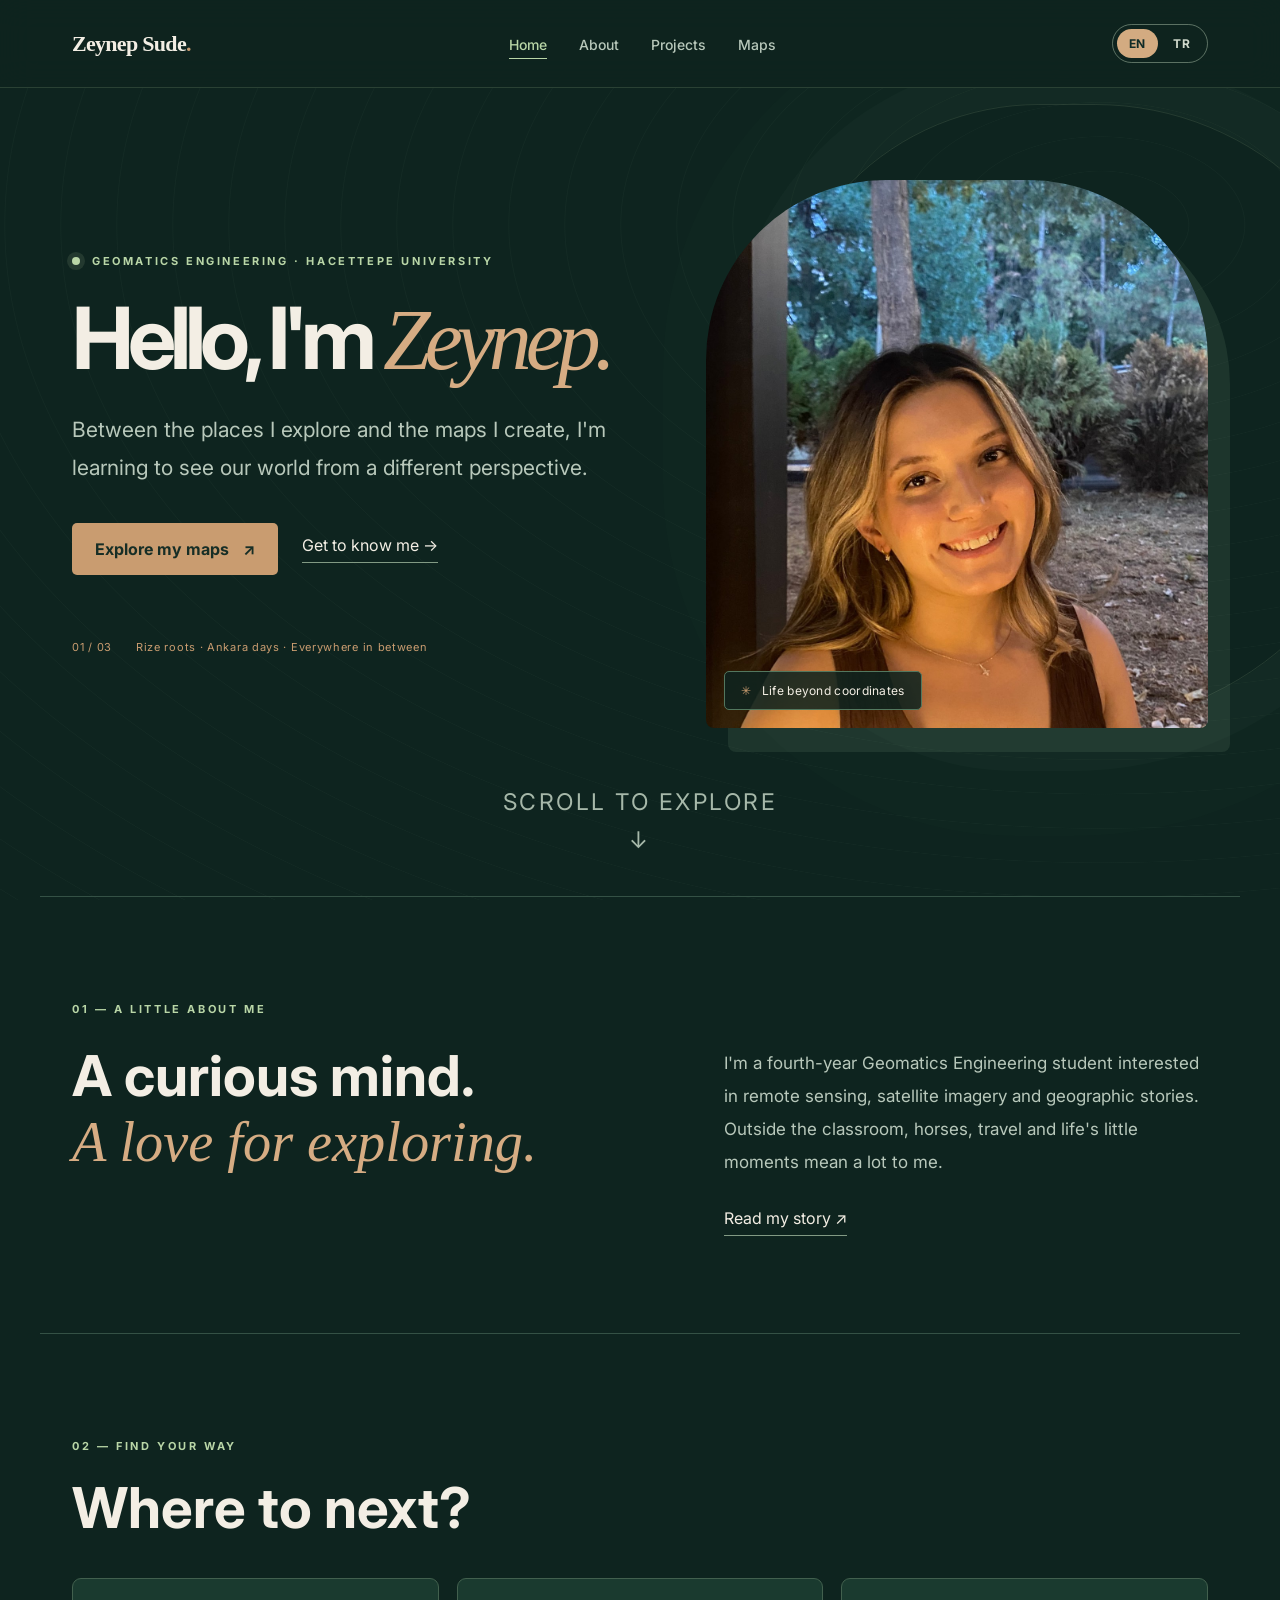
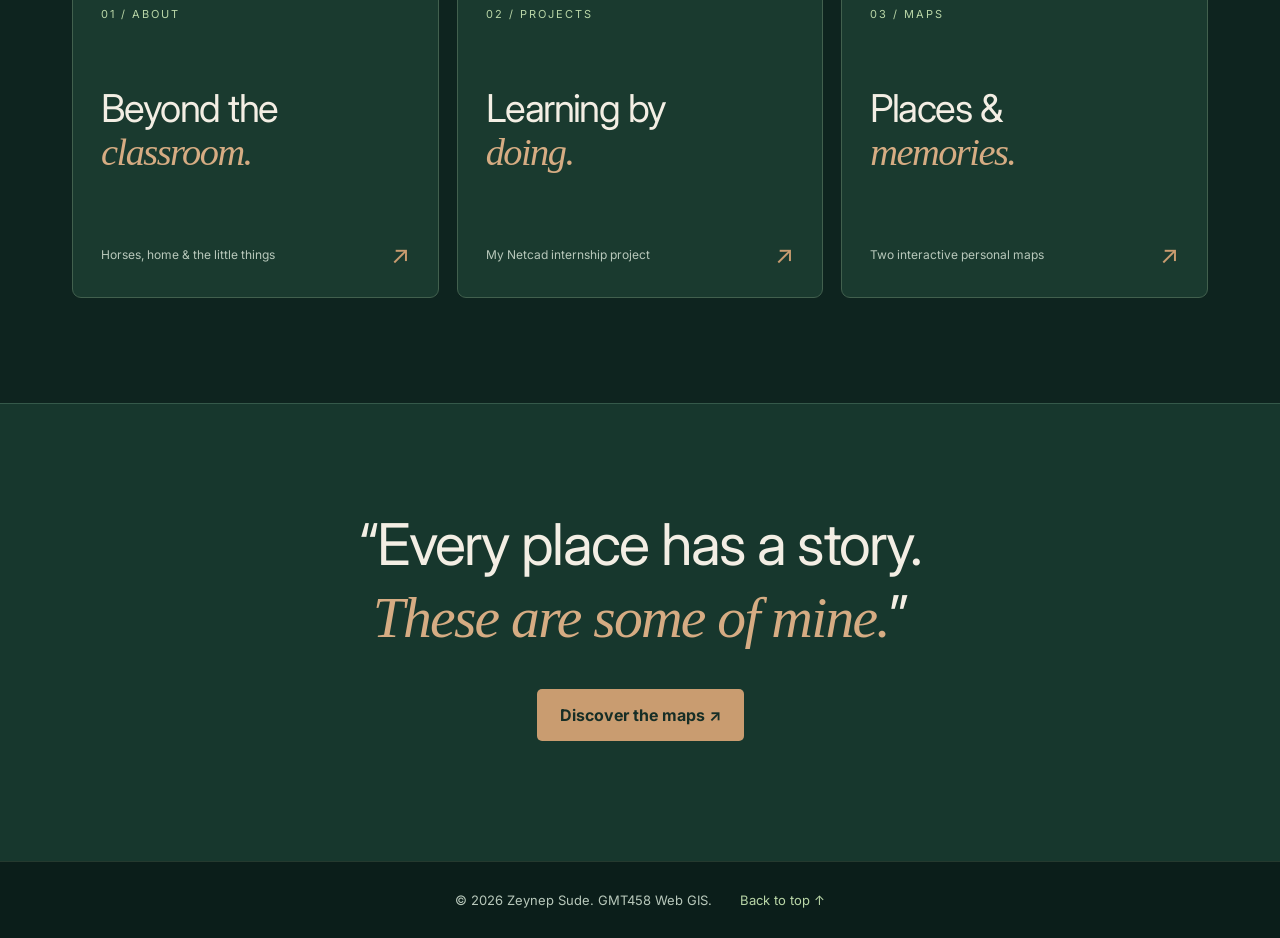
<file: index.html>
<!DOCTYPE html>

<html lang="en">
<head>
<meta charset="utf-8"/>
<meta content="width=device-width, initial-scale=1.0" name="viewport"/>
<meta content="Zeynep Sude — geomatics engineering, remote sensing and places that matter." name="description"/>
<title>Zeynep Sude | Geo Explorer</title>
<link href="css/style.css" rel="stylesheet"/>
<link href="css/geo-explorer.css" rel="stylesheet"/>
<script defer="" src="js/geo-effects.js"></script>
<link href="css/language-ui.css" rel="stylesheet"/><script defer="True" src="js/language.js"></script></head>
<body>
<header>
<nav aria-label="Main navigation">
<h2>Zeynep Sude<span class="geo-brand-dot">.</span></h2>
<ul>
<li><a aria-current="page" class="active" href="index.html"><span data-i18n="Home">Home</span></a></li>
<li><a href="about.html"><span data-i18n="About">About</span></a></li>
<li><a href="projects.html"><span data-i18n="Projects">Projects</span></a></li>
<li><a href="maps.html"><span data-i18n="Maps">Maps</span></a></li>
</ul>
<div aria-label="Website language" class="lang-switch" role="group"><button aria-pressed="true" data-lang="en" type="button">EN</button><button aria-pressed="false" data-lang="tr" type="button">TR</button></div></nav>
</header>
<main class="geo-home">
<section aria-labelledby="hero-heading" class="geo-hero">
<div class="geo-hero-copy">
<p class="geo-eyebrow"><span aria-hidden="true" class="geo-pulse"></span> <span data-i18n="GEOMATICS ENGINEERING · HACETTEPE UNIVERSITY">GEOMATICS ENGINEERING · HACETTEPE UNIVERSITY</span></p>
<h1 id="hero-heading"><span data-i18n="Hello, I'm">Hello, I'm</span> <em><span data-i18n="Zeynep.">Zeynep.</span></em></h1>
<p class="geo-lead"><span data-i18n="Between the places I explore and the maps I create, I'm learning to see our world from a different perspective.">Between the places I explore and the maps I create, I'm learning to see our world from a different perspective.</span></p>
<div class="geo-hero-actions"><a class="geo-primary" href="maps.html"><span data-i18n="Explore my maps">Explore my maps</span> <span aria-hidden="true">↗</span></a><a class="geo-secondary" href="about.html"><span data-i18n="Get to know me">Get to know me</span> <span aria-hidden="true">→</span></a></div>
<div class="geo-micro"><span>01 / 03</span><span><span data-i18n="Rize roots · Ankara days · Everywhere in between">Rize roots · Ankara days · Everywhere in between</span></span></div>
</div>
<figure class="geo-hero-photo"><img alt="Zeynep Sude outdoors" fetchpriority="high" src="images/portrait.jpg"/><figcaption><span aria-hidden="true" class="geo-caption-icon">✳</span> <span data-i18n="Life beyond coordinates">Life beyond coordinates</span></figcaption></figure>
</section>
<div aria-hidden="true" class="geo-scroll-cue"><span data-i18n="SCROLL TO EXPLORE">SCROLL TO EXPLORE</span> <span>↓</span></div>
<section aria-labelledby="geo-about-heading" class="geo-intro-section geo-reveal">
<div class="geo-section-index"><span data-i18n="01 — A LITTLE ABOUT ME">01 — A LITTLE ABOUT ME</span></div>
<div class="geo-intro-split"><h2 id="geo-about-heading"><span data-i18n="A curious mind.">A curious mind.</span><br/><em><span data-i18n="A love for exploring.">A love for exploring.</span></em></h2><div><p><span data-i18n="I'm a fourth-year Geomatics Engineering student interested in remote sensing, satellite imagery and geographic stories. Outside the classroom, horses, travel and life's little moments mean a lot to me.">I'm a fourth-year Geomatics Engineering student interested in remote sensing, satellite imagery and geographic stories. Outside the classroom, horses, travel and life's little moments mean a lot to me.</span></p><a class="geo-text-link" href="about.html"><span data-i18n="Read my story ↗">Read my story ↗</span></a></div></div>
</section>
<section aria-labelledby="geo-discover-heading" class="geo-links-section geo-reveal">
<div class="geo-section-index"><span data-i18n="02 — FIND YOUR WAY">02 — FIND YOUR WAY</span></div><h2 id="geo-discover-heading"><span data-i18n="Where to next?">Where to next?</span></h2>
<div class="geo-feature-grid">
<a class="geo-feature-card" href="about.html"><span class="geo-feature-count"><span data-i18n="01 / ABOUT">01 / ABOUT</span></span><span class="geo-feature-title"><span data-i18n="Beyond the">Beyond the</span> <em><span data-i18n="classroom.">classroom.</span></em></span><span class="geo-feature-bottom"><span data-i18n="Horses, home &amp; the little things">Horses, home &amp; the little things</span> <b aria-hidden="true">↗</b></span></a>
<a class="geo-feature-card" href="projects.html"><span class="geo-feature-count"><span data-i18n="02 / PROJECTS">02 / PROJECTS</span></span><span class="geo-feature-title"><span data-i18n="Learning by">Learning by</span> <em><span data-i18n="doing.">doing.</span></em></span><span class="geo-feature-bottom"><span data-i18n="My Netcad internship project">My Netcad internship project</span> <b aria-hidden="true">↗</b></span></a>
<a class="geo-feature-card" href="maps.html"><span class="geo-feature-count"><span data-i18n="03 / MAPS">03 / MAPS</span></span><span class="geo-feature-title"><span data-i18n="Places &amp;">Places &amp;</span> <em><span data-i18n="memories.">memories.</span></em></span><span class="geo-feature-bottom"><span data-i18n="Two interactive personal maps">Two interactive personal maps</span> <b aria-hidden="true">↗</b></span></a>
</div>
</section>
<section class="geo-quote-section geo-reveal"><p><span data-i18n="“Every place has a story.">“Every place has a story.</span><br/><em><span data-i18n="These are some of mine.">These are some of mine.</span></em>”</p><a class="geo-primary" href="maps.html"><span data-i18n="Discover the maps ↗">Discover the maps ↗</span></a></section>
</main>
<footer><p><span data-i18n="© 2026 Zeynep Sude. GMT458 Web GIS.">© 2026 Zeynep Sude. GMT458 Web GIS.</span></p><a href="#hero-heading"><span data-i18n="Back to top ↑">Back to top ↑</span></a></footer>
</body>
</html>
</file>
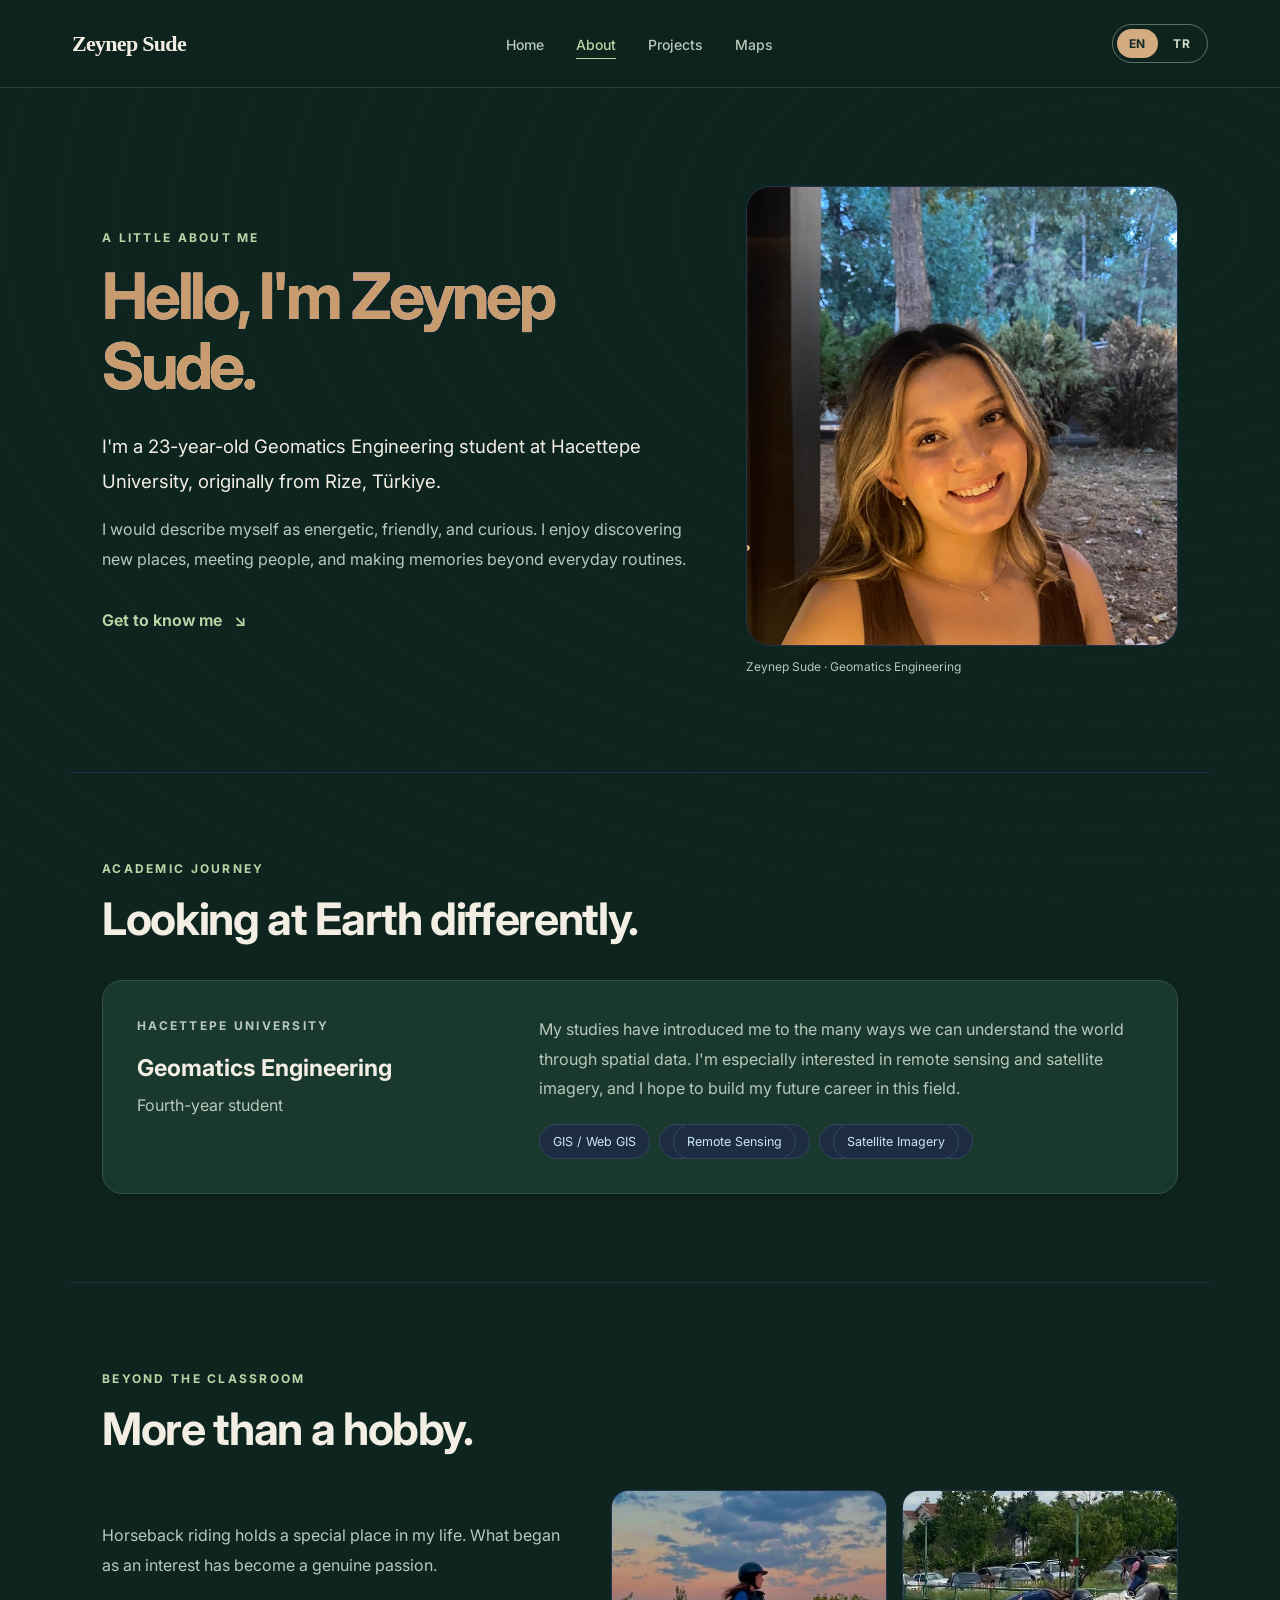
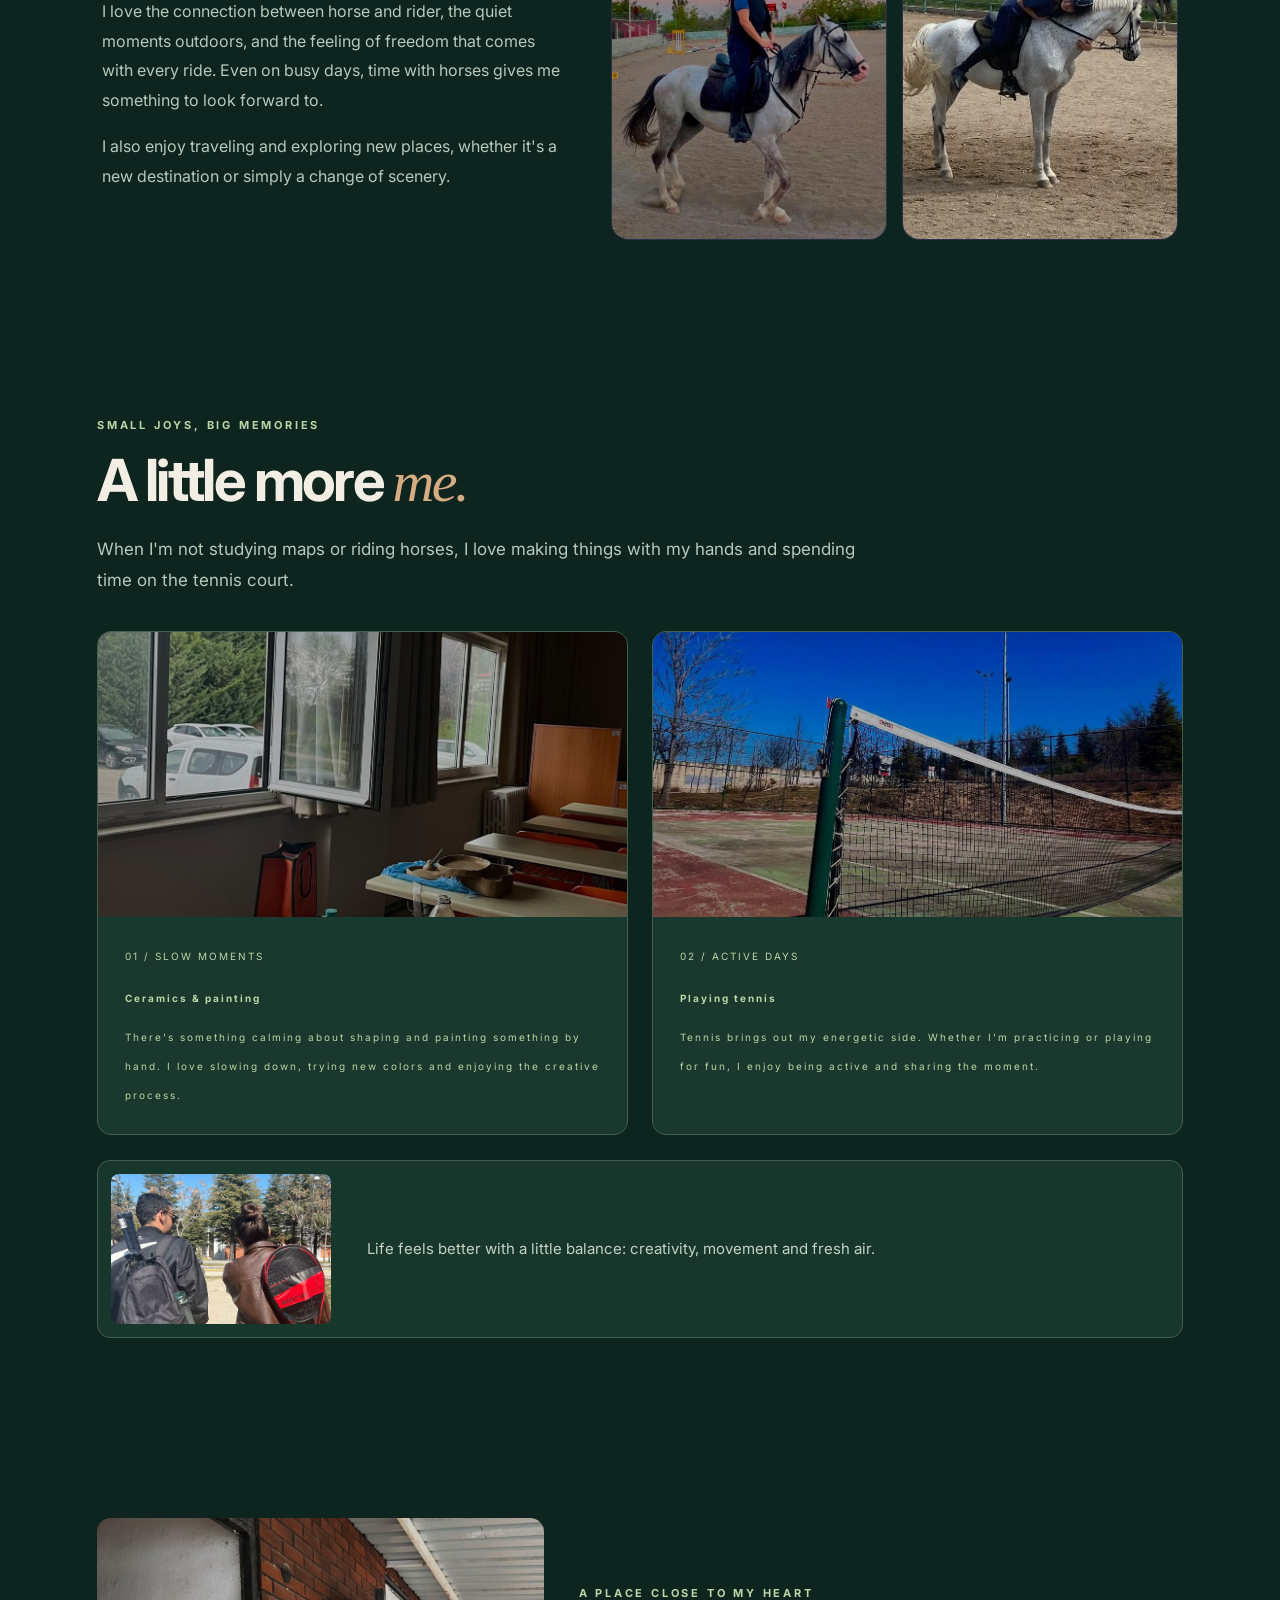
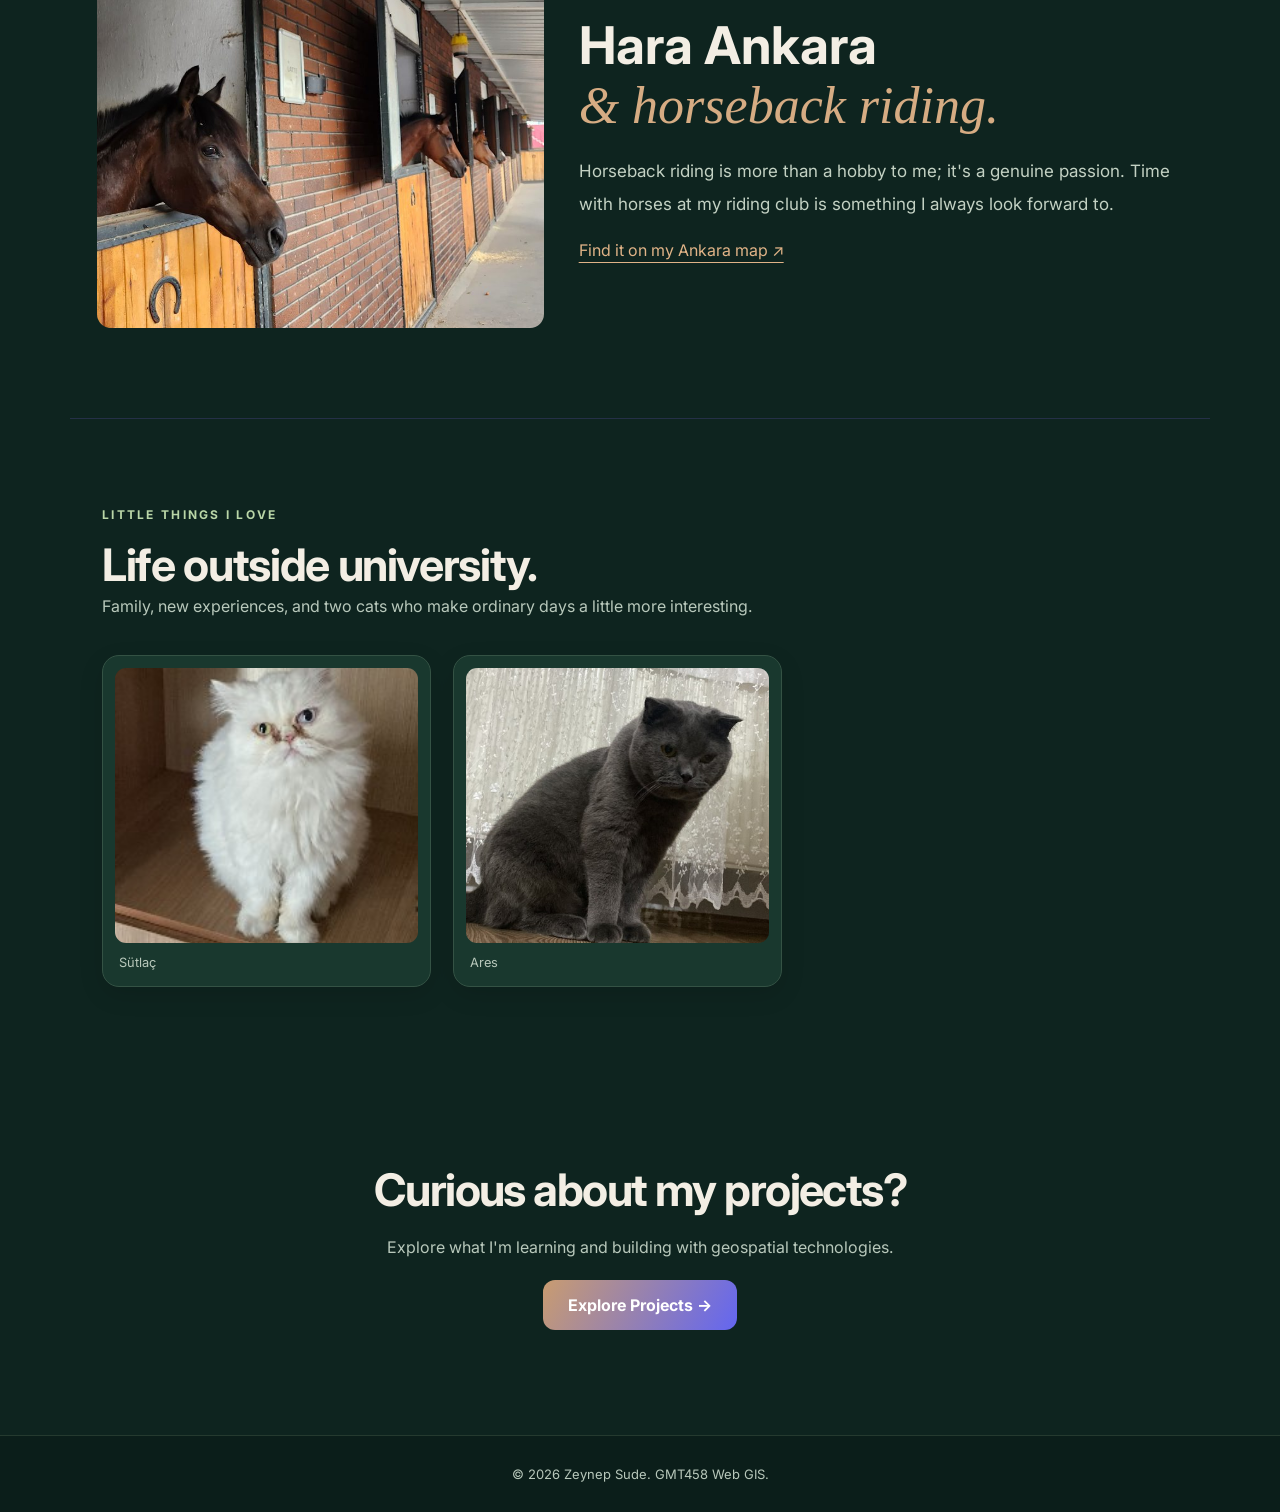
<file: about.html>
<!DOCTYPE html>

<html lang="en">
<head>
<meta charset="utf-8"/>
<meta content="width=device-width, initial-scale=1.0" name="viewport"/>
<meta content="Meet Zeynep Sude, a Geomatics Engineering student interested in remote sensing and GIS." name="description"/>
<title>About | Zeynep Sude</title>
<link href="css/style.css" rel="stylesheet"/>
<link href="css/about.css" rel="stylesheet"/>
<link href="css/geo-explorer.css" rel="stylesheet"/>
<link href="css/personal-extras.css" rel="stylesheet"/>
<script defer="" src="js/geo-effects.js"></script>
<link href="css/language-ui.css" rel="stylesheet"/><script defer="True" src="js/language.js"></script></head>
<body>
<header>
<nav aria-label="Main navigation">
<h2>Zeynep Sude</h2>
<ul>
<li><a href="index.html"><span data-i18n="Home">Home</span></a></li>
<li><a aria-current="page" class="active" href="about.html"><span data-i18n="About">About</span></a></li>
<li><a href="projects.html"><span data-i18n="Projects">Projects</span></a></li>
<li><a href="maps.html"><span data-i18n="Maps">Maps</span></a></li>
</ul>
<div aria-label="Website language" class="lang-switch" role="group"><button aria-pressed="true" data-lang="en" type="button">EN</button><button aria-pressed="false" data-lang="tr" type="button">TR</button></div></nav>
</header>
<main class="about-layout">
<section aria-labelledby="intro-title" class="about-hero about-reveal">
<div class="about-hero-copy">
<p class="about-eyebrow"><span data-i18n="A LITTLE ABOUT ME">A LITTLE ABOUT ME</span></p>
<h1 id="intro-title"><span data-i18n="Hello, I'm">Hello, I'm</span> <span><span data-i18n="Zeynep Sude.">Zeynep Sude.</span></span></h1>
<p class="about-lead"><span data-i18n="I'm a 23-year-old Geomatics Engineering student at Hacettepe University, originally from Rize, Türkiye.">I'm a 23-year-old Geomatics Engineering student at Hacettepe University, originally from Rize, Türkiye.</span></p>
<p><span data-i18n="I would describe myself as energetic, friendly, and curious. I enjoy discovering new places, meeting people, and making memories beyond everyday routines.">I would describe myself as energetic, friendly, and curious. I enjoy discovering new places, meeting people, and making memories beyond everyday routines.</span></p>
<a class="about-link" href="#my-story"><span data-i18n="Get to know me">Get to know me</span> <span aria-hidden="true">↘</span></a>
</div>
<figure class="about-portrait">
<img alt="Portrait of Zeynep Sude outdoors" fetchpriority="high" src="images/portrait.jpg"/>
<figcaption><span data-i18n="Zeynep Sude · Geomatics Engineering">Zeynep Sude · Geomatics Engineering</span></figcaption>
</figure>
</section>
<section aria-labelledby="study-title" class="about-section about-study">
<div class="about-section-heading">
<p class="about-eyebrow"><span data-i18n="ACADEMIC JOURNEY">ACADEMIC JOURNEY</span></p>
<h2 id="study-title"><span data-i18n="Looking at Earth differently.">Looking at Earth differently.</span></h2>
</div>
<div class="about-study-card">
<div><p class="about-card-overline"><span data-i18n="HACETTEPE UNIVERSITY">HACETTEPE UNIVERSITY</span></p><h3><span data-i18n="Geomatics Engineering">Geomatics Engineering</span></h3><p><span data-i18n="Fourth-year student">Fourth-year student</span></p></div>
<div><p><span data-i18n="My studies have introduced me to the many ways we can understand the world through spatial data. I'm especially interested in remote sensing and satellite imagery, and I hope to build my future career in this field.">My studies have introduced me to the many ways we can understand the world through spatial data. I'm especially interested in remote sensing and satellite imagery, and I hope to build my future career in this field.</span></p><div class="about-tags"><span>GIS / Web GIS</span><span><span data-i18n="Remote Sensing">Remote Sensing</span></span><span><span data-i18n="Satellite Imagery">Satellite Imagery</span></span></div></div>
</div>
</section><section aria-labelledby="passion-title" class="about-section" id="my-story">
<div class="about-section-heading">
<p class="about-eyebrow"><span data-i18n="BEYOND THE CLASSROOM">BEYOND THE CLASSROOM</span></p>
<h2 id="passion-title"><span data-i18n="More than a hobby.">More than a hobby.</span></h2>
</div>
<div class="about-story-grid">
<div class="about-story-text">
<p><span data-i18n="Horseback riding holds a special place in my life. What began as an interest has become a genuine passion.">Horseback riding holds a special place in my life. What began as an interest has become a genuine passion.</span></p>
<p><span data-i18n="I love the connection between horse and rider, the quiet moments outdoors, and the feeling of freedom that comes with every ride. Even on busy days, time with horses gives me something to look forward to.">I love the connection between horse and rider, the quiet moments outdoors, and the feeling of freedom that comes with every ride. Even on busy days, time with horses gives me something to look forward to.</span></p>
<p><span data-i18n="I also enjoy traveling and exploring new places, whether it's a new destination or simply a change of scenery.">I also enjoy traveling and exploring new places, whether it's a new destination or simply a change of scenery.</span></p>
</div>
<div class="about-horse-gallery">
<img alt="Zeynep horseback riding outdoors" loading="lazy" src="images/horse-riding.jpg"/>
<img alt="A quiet moment with a white horse" loading="lazy" src="images/horse-moment.jpg"/>
</div>
</div>
</section>


<section aria-labelledby="hobbies-title" class="memory-section hobby-section geo-reveal">
<div class="memory-section-heading"><p class="memory-eyebrow"><span data-i18n="SMALL JOYS, BIG MEMORIES">SMALL JOYS, BIG MEMORIES</span></p><h2 id="hobbies-title"><span data-i18n="A little more">A little more</span> <em><span data-i18n="me.">me.</span></em></h2><p><span data-i18n="When I'm not studying maps or riding horses, I love making things with my hands and spending time on the tennis court.">When I'm not studying maps or riding horses, I love making things with my hands and spending time on the tennis court.</span></p></div>
<div class="hobby-grid">
<article class="hobby-card"><div class="hobby-photo"><img alt="Ceramic painting materials and a handmade piece in progress" loading="lazy" src="images/ceramics.jpg"/></div><div class="hobby-copy"><span><span data-i18n="01 / SLOW MOMENTS">01 / SLOW MOMENTS</span></span><h3><span data-i18n="Ceramics &amp; painting">Ceramics &amp; painting</span></h3><p><span data-i18n="There's something calming about shaping and painting something by hand. I love slowing down, trying new colors and enjoying the creative process.">There's something calming about shaping and painting something by hand. I love slowing down, trying new colors and enjoying the creative process.</span></p></div></article>
<article class="hobby-card"><div class="hobby-photo hobby-photo-tennis"><img alt="Tennis rackets and ball on an outdoor court" loading="lazy" src="images/tennis-court.jpg"/></div><div class="hobby-copy"><span><span data-i18n="02 / ACTIVE DAYS">02 / ACTIVE DAYS</span></span><h3><span data-i18n="Playing tennis">Playing tennis</span></h3><p><span data-i18n="Tennis brings out my energetic side. Whether I'm practicing or playing for fun, I enjoy being active and sharing the moment.">Tennis brings out my energetic side. Whether I'm practicing or playing for fun, I enjoy being active and sharing the moment.</span></p></div></article>
</div>
<figure class="hobby-wide"><img alt="A day out carrying tennis equipment" loading="lazy" src="images/tennis-day.jpg"/><figcaption><span data-i18n="Life feels better with a little balance: creativity, movement and fresh air.">Life feels better with a little balance: creativity, movement and fresh air.</span></figcaption></figure>
</section>
<section aria-labelledby="hara-title" class="memory-section hara-highlight">
<div class="hara-photo"><img alt="Horses looking out from the stables at Hara Ankara" loading="lazy" src="images/hara-ankara.jpg"/></div>
<div class="hara-text"><p class="memory-eyebrow"><span data-i18n="A PLACE CLOSE TO MY HEART">A PLACE CLOSE TO MY HEART</span></p><h2 id="hara-title">Hara Ankara <em><span data-i18n="&amp; horseback riding.">&amp; horseback riding.</span></em></h2><p><span data-i18n="Horseback riding is more than a hobby to me; it's a genuine passion. Time with horses at my riding club is something I always look forward to.">Horseback riding is more than a hobby to me; it's a genuine passion. Time with horses at my riding club is something I always look forward to.</span></p><a href="maps.html#leaflet-map"><span data-i18n="Find it on my Ankara map ↗">Find it on my Ankara map ↗</span></a></div>
</section><section aria-labelledby="cats-title" class="about-section about-cats">
<div class="about-section-heading"><p class="about-eyebrow"><span data-i18n="LITTLE THINGS I LOVE">LITTLE THINGS I LOVE</span></p><h2 id="cats-title"><span data-i18n="Life outside university.">Life outside university.</span></h2><p><span data-i18n="Family, new experiences, and two cats who make ordinary days a little more interesting.">Family, new experiences, and two cats who make ordinary days a little more interesting.</span></p></div>
<div class="about-cat-gallery">
<figure><img alt="A fluffy white cat" loading="lazy" src="images/cat-white.jpg"/><figcaption>Sütlaç</figcaption></figure>
<figure><img alt="A gray cat sitting by the window" loading="lazy" src="images/cat-gray.jpg"/><figcaption>Ares</figcaption></figure>
</div>
</section>
<section class="about-cta-bottom"><h2><span data-i18n="Curious about my projects?">Curious about my projects?</span></h2><p><span data-i18n="Explore what I'm learning and building with geospatial technologies.">Explore what I'm learning and building with geospatial technologies.</span></p><a href="projects.html"><span data-i18n="Explore Projects →">Explore Projects →</span></a></section>
</main>
<footer><p><span data-i18n="© 2026 Zeynep Sude. GMT458 Web GIS.">© 2026 Zeynep Sude. GMT458 Web GIS.</span></p></footer>
</body>
</html>
</file>
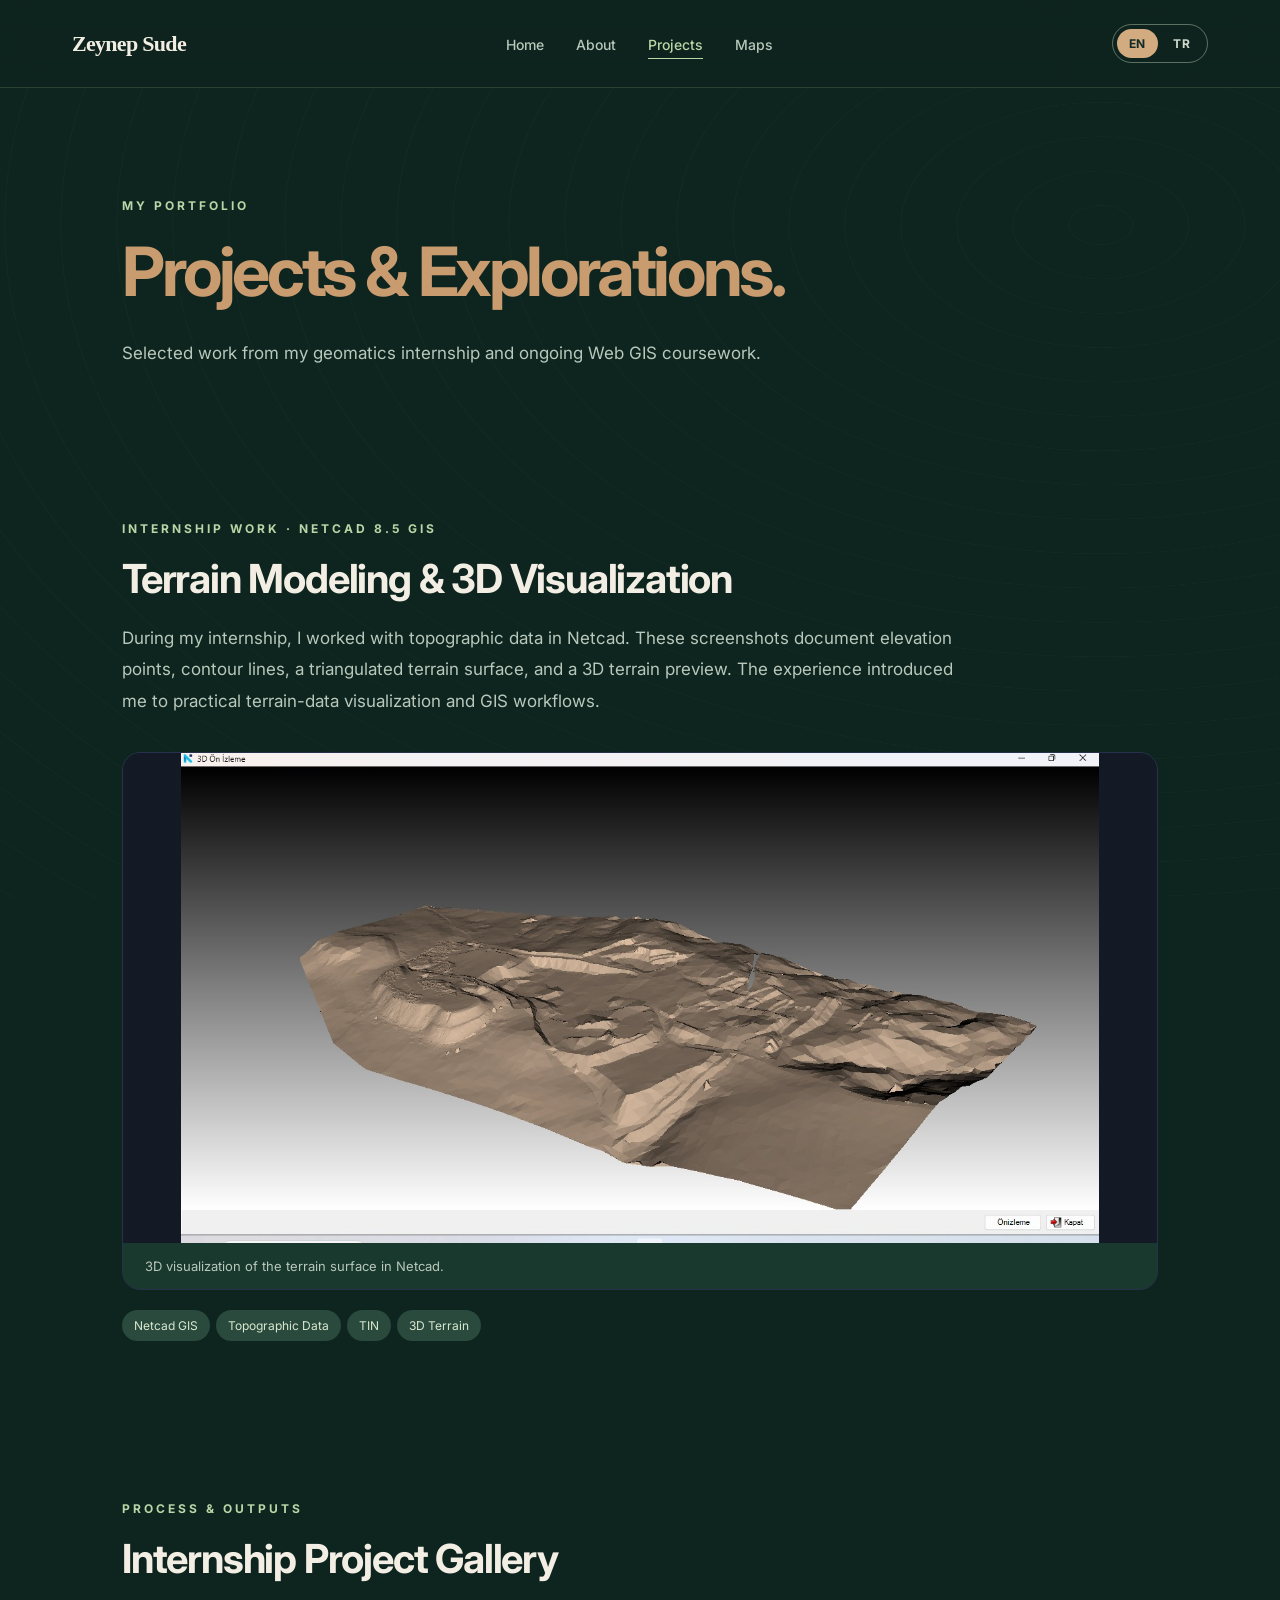
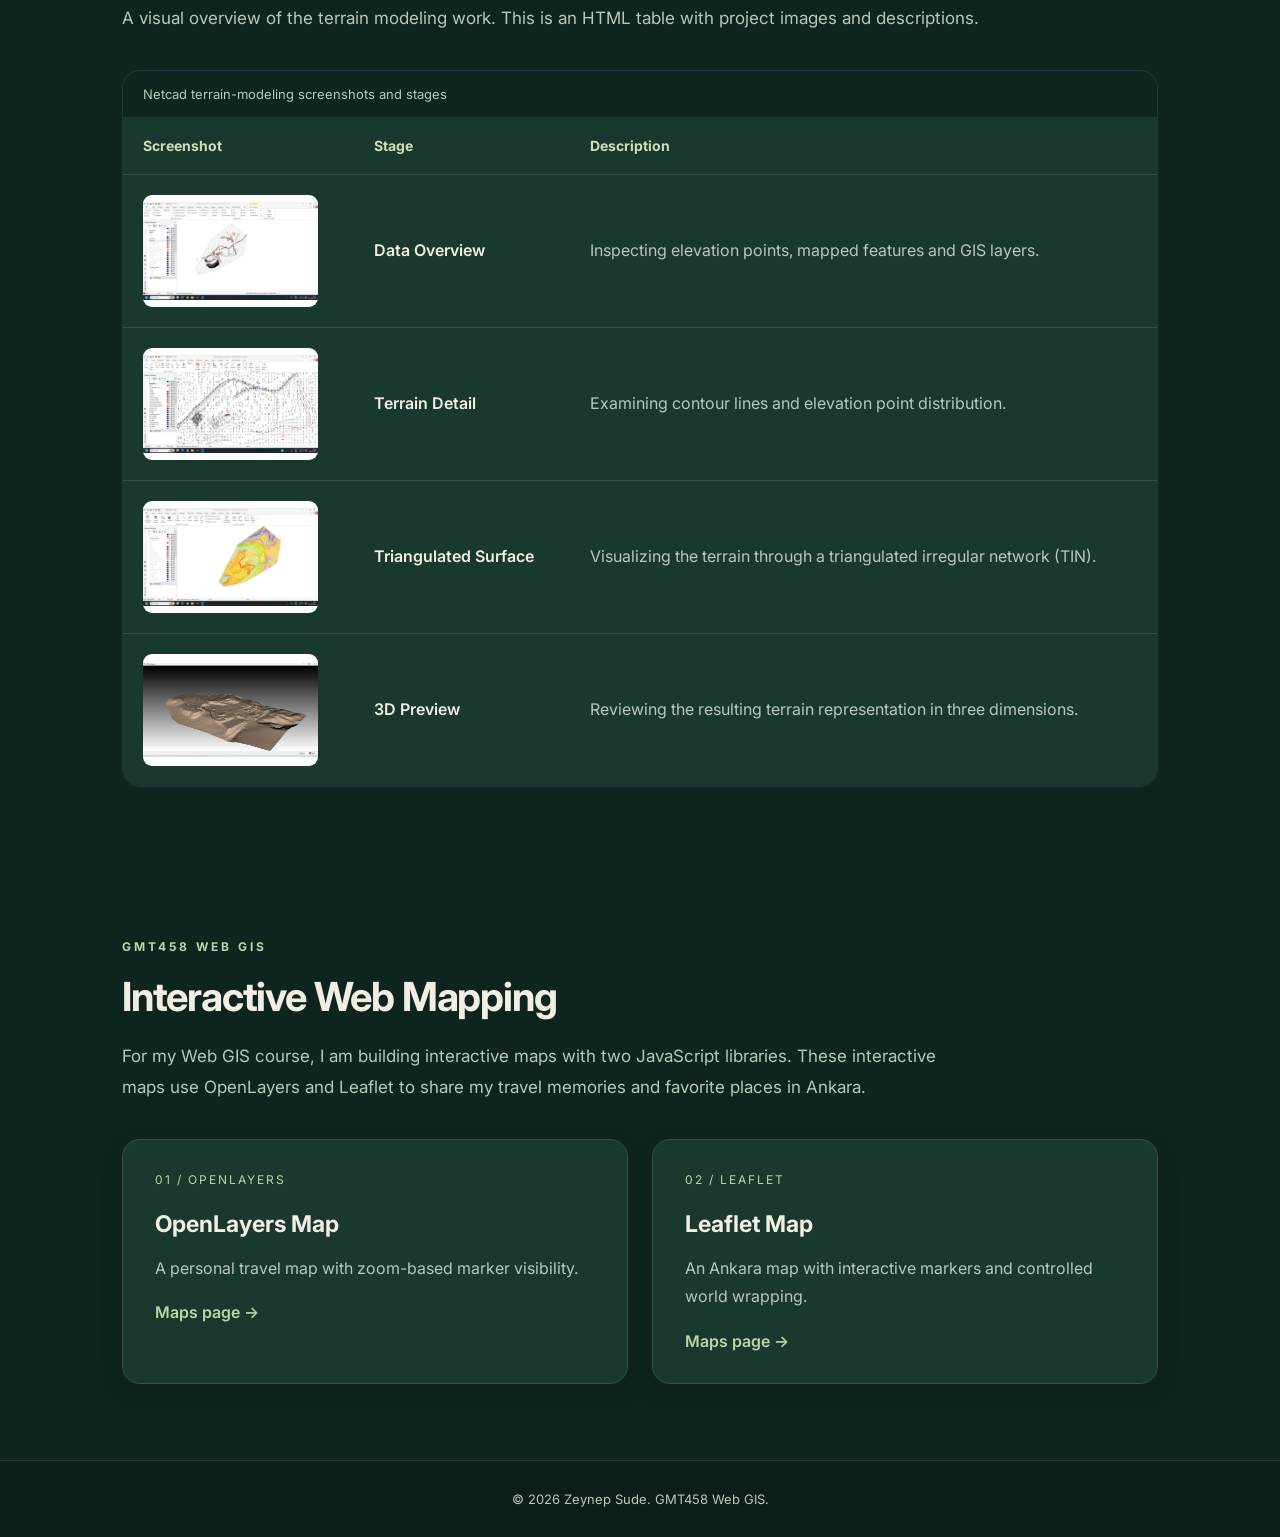
<file: projects.html>
<!DOCTYPE html>

<html lang="en">
<head>
<meta charset="utf-8"/>
<meta content="width=device-width, initial-scale=1.0" name="viewport"/>
<meta content="Zeynep Sude's geomatics internship work and Web GIS coursework." name="description"/>
<title>Projects | Zeynep Sude</title>
<link href="css/style.css" rel="stylesheet"/>
<link href="css/projects.css" rel="stylesheet"/>
<link href="css/geo-explorer.css" rel="stylesheet"/>
<script defer="" src="js/geo-effects.js"></script>
<link href="css/language-ui.css" rel="stylesheet"/><script defer="True" src="js/language.js"></script></head>
<body>
<header>
<nav aria-label="Main navigation">
<h2>Zeynep Sude</h2>
<ul>
<li><a href="index.html"><span data-i18n="Home">Home</span></a></li>
<li><a href="about.html"><span data-i18n="About">About</span></a></li>
<li><a aria-current="page" class="active" href="projects.html"><span data-i18n="Projects">Projects</span></a></li>
<li><a href="maps.html"><span data-i18n="Maps">Maps</span></a></li>
</ul>
<div aria-label="Website language" class="lang-switch" role="group"><button aria-pressed="true" data-lang="en" type="button">EN</button><button aria-pressed="false" data-lang="tr" type="button">TR</button></div></nav>
</header>
<main class="projects-page">
<section class="projects-intro">
<span class="project-label"><span data-i18n="MY PORTFOLIO">MY PORTFOLIO</span></span>
<h1><span data-i18n="Projects &amp;">Projects &amp;</span> <span><span data-i18n="Explorations.">Explorations.</span></span></h1>
<p><span data-i18n="Selected work from my geomatics internship and ongoing Web GIS coursework.">Selected work from my geomatics internship and ongoing Web GIS coursework.</span></p>
</section>
<section aria-labelledby="netcad-heading" class="projects-section">
<span class="project-label"><span data-i18n="INTERNSHIP WORK · NETCAD 8.5 GIS">INTERNSHIP WORK · NETCAD 8.5 GIS</span></span>
<h2 id="netcad-heading"><span data-i18n="Terrain Modeling &amp; 3D Visualization">Terrain Modeling &amp; 3D Visualization</span></h2>
<p class="section-description"><span data-i18n="During my internship, I worked with topographic data in Netcad. These screenshots document elevation points, contour lines, a triangulated terrain surface, and a 3D terrain preview. The experience introduced me to practical terrain-data visualization and GIS workflows.">During my internship, I worked with topographic data in Netcad. These screenshots document elevation points, contour lines, a triangulated terrain surface, and a 3D terrain preview. The experience introduced me to practical terrain-data visualization and GIS workflows.</span></p>
<div class="feature-photo"><img alt="3D terrain surface preview in Netcad GIS" loading="lazy" src="images/netcad-3d.jpg"/><p><span data-i18n="3D visualization of the terrain surface in Netcad.">3D visualization of the terrain surface in Netcad.</span></p></div>
<div class="project-tag-row"><span class="project-tag">Netcad GIS</span><span class="project-tag"><span data-i18n="Topographic Data">Topographic Data</span></span><span class="project-tag">TIN</span><span class="project-tag"><span data-i18n="3D Terrain">3D Terrain</span></span></div>
</section>
<section aria-labelledby="gallery-heading" class="table-section">
<span class="project-label"><span data-i18n="PROCESS &amp; OUTPUTS">PROCESS &amp; OUTPUTS</span></span>
<h2 id="gallery-heading"><span data-i18n="Internship Project Gallery">Internship Project Gallery</span></h2>
<p class="section-description"><span data-i18n="A visual overview of the terrain modeling work. This is an HTML table with project images and descriptions.">A visual overview of the terrain modeling work. This is an HTML table with project images and descriptions.</span></p>
<div class="table-wrapper">
<table class="interests-table">
<caption><span data-i18n="Netcad terrain-modeling screenshots and stages">Netcad terrain-modeling screenshots and stages</span></caption>
<thead><tr><th scope="col"><span data-i18n="Screenshot">Screenshot</span></th><th scope="col"><span data-i18n="Stage">Stage</span></th><th scope="col"><span data-i18n="Description">Description</span></th></tr></thead>
<tbody>
<tr><td><img alt="Netcad overview with topographic points and layers" loading="lazy" src="images/netcad-overview.jpg"/></td><td><span data-i18n="Data Overview">Data Overview</span></td><td><span data-i18n="Inspecting elevation points, mapped features and GIS layers.">Inspecting elevation points, mapped features and GIS layers.</span></td></tr>
<tr><td><img alt="Close-up of elevation points and contour lines in Netcad" loading="lazy" src="images/netcad-contours.jpg"/></td><td><span data-i18n="Terrain Detail">Terrain Detail</span></td><td><span data-i18n="Examining contour lines and elevation point distribution.">Examining contour lines and elevation point distribution.</span></td></tr>
<tr><td><img alt="Triangulated terrain surface rendered with color-coded lines" loading="lazy" src="images/netcad-tin.jpg"/></td><td><span data-i18n="Triangulated Surface">Triangulated Surface</span></td><td><span data-i18n="Visualizing the terrain through a triangulated irregular network (TIN).">Visualizing the terrain through a triangulated irregular network (TIN).</span></td></tr>
<tr><td><img alt="Three-dimensional digital terrain model" loading="lazy" src="images/netcad-3d.jpg"/></td><td><span data-i18n="3D Preview">3D Preview</span></td><td><span data-i18n="Reviewing the resulting terrain representation in three dimensions.">Reviewing the resulting terrain representation in three dimensions.</span></td></tr>
</tbody>
</table>
</div>
</section>
<section aria-labelledby="webgis-heading" class="projects-section">
<span class="project-label"><span data-i18n="GMT458 WEB GIS">GMT458 WEB GIS</span></span>
<h2 id="webgis-heading"><span data-i18n="Interactive Web Mapping">Interactive Web Mapping</span></h2>
<p class="section-description"><span data-i18n="For my Web GIS course, I am building interactive maps with two JavaScript libraries. These interactive maps use OpenLayers and Leaflet to share my travel memories and favorite places in Ankara.">For my Web GIS course, I am building interactive maps with two JavaScript libraries. These interactive maps use OpenLayers and Leaflet to share my travel memories and favorite places in Ankara.</span></p>
<div class="project-grid">
<article class="project-card"><div class="project-number"><span data-i18n="01 / OPENLAYERS">01 / OPENLAYERS</span></div><h3><span data-i18n="OpenLayers Map">OpenLayers Map</span></h3><p><span data-i18n="A personal travel map with zoom-based marker visibility.">A personal travel map with zoom-based marker visibility.</span></p><a href="maps.html#openlayers-map"><span data-i18n="Maps page →">Maps page →</span></a></article>
<article class="project-card"><div class="project-number">02 / LEAFLET</div><h3><span data-i18n="Leaflet Map">Leaflet Map</span></h3><p><span data-i18n="An Ankara map with interactive markers and controlled world wrapping.">An Ankara map with interactive markers and controlled world wrapping.</span></p><a href="maps.html#leaflet-map"><span data-i18n="Maps page →">Maps page →</span></a></article>
</div>
</section>
</main>
<footer><p><span data-i18n="© 2026 Zeynep Sude. GMT458 Web GIS.">© 2026 Zeynep Sude. GMT458 Web GIS.</span></p></footer>
</body>
</html>
</file>
<file: css/style.css>
@import url('https://fonts.googleapis.com/css2?family=Inter:wght@400;500;600;700;800&display=swap');

:root {
    --bg: #090e1c;
    --surface: #121b2e;
    --text: #f4f7ff;
    --muted: #a6b4cd;
    --accent: #8b5cf6;
    --cyan: #22d3ee;
}

* {
    margin: 0;
    padding: 0;
    box-sizing: border-box;
}

body {
    font-family: 'Inter', sans-serif;
    background: var(--bg);
    color: var(--text);
    min-height: 100vh;
    display: flex;
    flex-direction: column;
}

header {
    position: sticky;
    top: 0;
    z-index: 100;
    background: rgba(9, 14, 28, 0.85);
    backdrop-filter: blur(16px);
    border-bottom: 1px solid #243047;
}

nav {
    max-width: 1200px;
    margin: auto;
    padding: 24px 32px;
    display: flex;
    align-items: center;
    justify-content: space-between;
}

nav h2 {
    font-size: 22px;
    color: var(--cyan);
}

nav ul {
    display: flex;
    gap: 32px;
    list-style: none;
}

nav a {
    color: var(--muted);
    text-decoration: none;
    font-size: 14px;
    font-weight: 500;
    transition: color 0.3s ease;
}

nav a:hover {
    color: var(--cyan);
}

main {
    flex: 1;
}

.hero {
    max-width: 1200px;
    min-height: 75vh;
    margin: auto;
    padding: 100px 32px;
    display: flex;
    flex-direction: column;
    align-items: flex-start;
    justify-content: center;
    position: relative;
    isolation: isolate;
    animation: fadeInUp 1s ease both;
}

.hero::before {
    content: "";
    position: absolute;
    width: 450px;
    height: 450px;
    right: 5%;
    top: 10%;
    z-index: -1;
    background: radial-gradient(
        circle,
        rgba(139, 92, 246, 0.25),
        transparent 70%
    );
    filter: blur(25px);
    pointer-events: none;
}

.hero h1 {
    font-size: clamp(38px, 6vw, 72px);
    font-weight: 800;
    line-height: 1.15;
    max-width: 850px;
    margin-bottom: 24px;
    background: linear-gradient(90deg, #ffffff, #a78bfa, #22d3ee);
    background-clip: text;
    -webkit-background-clip: text;
    -webkit-text-fill-color: transparent;
}

.hero p {
    font-size: 20px;
    color: var(--muted);
    line-height: 1.7;
    margin-bottom: 36px;
}

.hero a {
    display: inline-block;
    background: linear-gradient(135deg, var(--accent), #6366f1);
    color: white;
    padding: 16px 28px;
    border-radius: 12px;
    font-weight: 600;
    text-decoration: none;
    box-shadow: 0 10px 35px rgba(139, 92, 246, 0.25);
    transition: transform 0.3s ease, box-shadow 0.3s ease;
}

.hero a:hover {
    transform: translateY(-5px);
    box-shadow: 0 15px 40px rgba(139, 92, 246, 0.4);
}

footer {
    padding: 30px;
    text-align: center;
    border-top: 1px solid #243047;
    color: var(--muted);
    font-size: 13px;
}

@keyframes fadeInUp {
    from {
        opacity: 0;
        transform: translateY(30px);
    }
    to {
        opacity: 1;
        transform: translateY(0);
    }
}

@media (max-width: 650px) {
    nav {
        flex-direction: column;
        gap: 20px;
        padding: 20px;
    }

    nav ul {
        flex-wrap: wrap;
        justify-content: center;
        gap: 18px;
    }

    .hero {
        padding: 70px 24px;
        min-height: 65vh;
    }

    .hero p {
        font-size: 17px;
    }
}

@media (prefers-reduced-motion: reduce) {
    *, *::before, *::after {
        animation-duration: 0.01ms !important;
        transition-duration: 0.01ms !important;
    }
}
</file>
<file: css/geo-explorer.css>
/* Geo Explorer: shared design layer. Loaded AFTER page-specific CSS. */
:root{--bg:#0e241f;--surface:#19382e;--text:#f3eee4;--muted:#b8c8bb;--accent:#c99c70;--cyan:#b9d6a7}
html{scroll-behavior:smooth;scroll-padding-top:100px}
body{background:var(--bg);color:var(--text)}
body::before{content:"";position:fixed;inset:0;pointer-events:none;z-index:-1;opacity:.17;background:repeating-radial-gradient(ellipse at 86% 25%,transparent 0 31px,rgba(191,216,179,.2) 32px,transparent 33px,transparent 56px)}
header{background:rgba(14,36,31,.93);border-bottom:1px solid rgba(186,213,165,.17);backdrop-filter:blur(16px)}
nav{max-width:1200px}nav h2{color:var(--text);font-family:Georgia,serif;font-weight:600;letter-spacing:-.7px}nav a.active,nav a:hover{color:var(--cyan)}nav a.active{border-bottom:1px solid var(--cyan);padding-bottom:5px}.geo-brand-dot{color:var(--accent)}
footer{background:#0b1e1a;border-top:1px solid rgba(186,213,165,.15);display:flex;justify-content:center;align-items:center;gap:28px;flex-wrap:wrap}footer a{color:var(--cyan);text-decoration:none}
/* Heading style adjustments across existing pages */
.about-hero-copy h1,.projects-intro h1,.maps-intro h1,.geo-home h1{letter-spacing:-.05em}
.about-hero-copy h1 span,.projects-intro h1 span,.maps-intro h1 span{color:var(--accent)!important}
.about-eyebrow,.project-label,.maps-kicker{color:var(--cyan)!important}
.about-section h2,.projects-section h2,.table-section h2,.map-heading h2,.how-it-works h2{letter-spacing:-.03em}
.project-card,.about-study-card,.about-cat-gallery figure,.interest-card,.explain-grid article,.place-details{border-color:#345244!important;box-shadow:0 8px 24px rgba(0,0,0,.12)}
.project-card:hover{border-color:var(--accent)!important}
.project-tag,.map-pill{background:#294a3d!important;color:#d9e8d0!important;border-color:#486958!important}
.interests-table,.interests-table th{background:#19382e!important}.interests-table th{color:#cfdfba!important}.interests-table td{border-color:#315443!important}.interests-table tbody tr:hover{background:#2b4b3d!important}
.map-shell{border-color:#476958!important}.map-overlay-note{color:#153529!important}.map-explainer code{color:#d4dca8!important}
/* Avoid modifying Leaflet/OpenLayers positioning, transforms, and image sizes. */
/* New editorial homepage */
.geo-home{overflow:hidden}.geo-hero{max-width:1200px;margin:auto;min-height:690px;padding:92px 32px 50px;display:grid;grid-template-columns:1.07fr .93fr;gap:5%;align-items:center;position:relative}
.geo-hero::before{content:"";position:absolute;pointer-events:none;width:620px;height:620px;right:-155px;top:16px;border:1px solid rgba(189,213,168,.13);border-radius:47% 53% 57% 43%;box-shadow:0 0 0 45px rgba(191,216,179,.018),0 0 0 110px rgba(191,216,179,.012);animation:geo-orbit 24s linear infinite}
.geo-hero-copy,.geo-hero-photo{position:relative;z-index:1}.geo-eyebrow,.geo-section-index{font-size:11px;font-weight:700;letter-spacing:2.6px;color:var(--cyan)}.geo-eyebrow{display:flex;align-items:center;gap:12px}.geo-pulse{width:8px;height:8px;border-radius:50%;background:var(--cyan);box-shadow:0 0 0 5px rgba(185,214,167,.12);animation:geo-breathe 2s ease-in-out infinite}
.geo-hero h1{font-size:clamp(56px,6.7vw,102px);line-height:1.02;letter-spacing:-.07em;margin:27px 0}.geo-hero h1 em,.geo-intro-split h2 em,.geo-feature-title em,.geo-quote-section em{font-family:Georgia,serif;font-weight:400;color:#d6ac83}.geo-lead{font-size:clamp(17px,2vw,21px);line-height:1.8;max-width:560px;color:var(--muted)}.geo-hero-actions{display:flex;gap:24px;align-items:center;flex-wrap:wrap;margin-top:36px}.geo-primary{display:inline-flex;align-items:center;justify-content:center;gap:14px;text-decoration:none;background:#c99c70;color:#172e26;padding:16px 23px;border-radius:5px;font-weight:700;transition:transform .25s,background .25s}.geo-primary:hover{transform:translateY(-4px);background:#e5b38b}.geo-secondary,.geo-text-link{color:var(--text);text-decoration:none;border-bottom:1px solid #829a84;padding-bottom:7px;transition:color .2s}.geo-secondary:hover,.geo-text-link:hover{color:#d6ac83}.geo-micro{display:flex;gap:24px;flex-wrap:wrap;margin-top:65px;font-size:11px;color:#a8baa9;letter-spacing:.7px}.geo-micro span:first-child{color:var(--accent)}
.geo-hero-photo{margin:0;align-self:stretch;max-height:570px;min-height:470px;border-radius:180px 180px 8px 8px;overflow:hidden;box-shadow:22px 24px 0 rgba(166,202,165,.10)}.geo-hero-photo img{width:100%;height:100%;object-fit:cover;object-position:center 34%;display:block;transition:transform .7s}.geo-hero-photo:hover img{transform:scale(1.045)}.geo-hero-photo figcaption{position:absolute;bottom:18px;left:18px;padding:11px 16px;background:rgba(14,36,31,.86);border:1px solid #53775e;border-radius:5px;font-size:12px;letter-spacing:.3px}.geo-caption-icon{color:var(--accent);margin-right:7px}
.geo-scroll-cue{text-align:center;font-size:10px;letter-spacing:2.5px;color:#a6b8a9;margin:0 auto 42px}.geo-scroll-cue span{display:block;font-size:23px;margin-top:10px;animation:geo-bob 2s ease-in-out infinite}
.geo-intro-section,.geo-links-section{max-width:1200px;margin:0 auto;padding:105px 32px;border-top:1px solid #345145}.geo-intro-split{display:grid;grid-template-columns:1.1fr .9fr;gap:60px;margin-top:28px;align-items:start}.geo-intro-split h2,.geo-links-section h2{font-size:clamp(36px,4.4vw,60px);line-height:1.15}.geo-intro-split p{color:var(--muted);line-height:1.95;margin:3px 0 28px;font-size:17px}.geo-links-section h2{margin:23px 0 38px}.geo-feature-grid{display:grid;grid-template-columns:repeat(3,minmax(0,1fr));gap:18px}.geo-feature-card{min-height:320px;display:flex;flex-direction:column;justify-content:space-between;background:#1a3a2f;border:1px solid #42604e;border-radius:9px;padding:28px;color:var(--text);text-decoration:none;transition:transform .3s,border-color .3s,background .3s}.geo-feature-card:hover{transform:translateY(-9px);background:#24473a;border-color:#c99c70}.geo-feature-count{font-size:11px;letter-spacing:2px;color:var(--cyan)}.geo-feature-title{font-size:clamp(27px,3vw,39px);line-height:1.16;letter-spacing:-.04em}.geo-feature-title em{display:block}.geo-feature-bottom{display:flex;align-items:center;justify-content:space-between;font-size:12px;color:var(--muted)}.geo-feature-bottom b{color:var(--accent);font-size:25px;font-weight:400}.geo-quote-section{text-align:center;padding:105px 24px 120px;background:#17372d;border-top:1px solid #35594a}.geo-quote-section p{font-size:clamp(30px,4.5vw,62px);line-height:1.24;letter-spacing:-.03em;margin-bottom:36px}.geo-quote-section .geo-primary{margin:auto}
/* Motion only when JS opt-in has run; graceful fallback without JS */
.geo-motion-ready .geo-reveal{opacity:0;transform:translateY(28px);transition:opacity .75s ease,transform .75s ease}.geo-motion-ready .geo-reveal.geo-visible{opacity:1;transform:none}.geo-scroll-progress{position:fixed;top:0;left:0;z-index:9999;width:100%;height:3px;transform:scaleX(0);transform-origin:left;background:#d6ac83;pointer-events:none}
@keyframes geo-breathe{50%{box-shadow:0 0 0 11px rgba(185,214,167,0)}}@keyframes geo-bob{50%{transform:translateY(7px)}}@keyframes geo-orbit{to{transform:rotate(360deg)}}
@media(max-width:820px){.geo-hero{grid-template-columns:1fr;min-height:auto;padding-top:65px;gap:55px}.geo-hero-photo{max-height:560px;min-height:380px;width:min(100%,500px);justify-self:center}.geo-intro-split{grid-template-columns:1fr;gap:24px}.geo-feature-grid{grid-template-columns:1fr}.geo-feature-card{min-height:235px}.geo-micro{margin-top:35px}}
@media(max-width:650px){.geo-hero{padding:50px 24px}.geo-hero h1{font-size:clamp(46px,12vw,72px)}.geo-hero-photo{min-height:345px}.geo-intro-section,.geo-links-section{padding:70px 24px}.geo-scroll-cue{margin:18px auto 42px}nav{gap:18px}}
@media(prefers-reduced-motion:reduce){html{scroll-behavior:auto}.geo-hero::before,.geo-pulse,.geo-scroll-cue span{animation:none}.geo-feature-card,.geo-primary,.geo-hero-photo img{transition:none}.geo-motion-ready .geo-reveal{opacity:1;transform:none;transition:none}}
</file>
<file: css/language-ui.css>
/* language switch and subtle presentation improvements */
.lang-switch{display:inline-flex;align-items:center;gap:3px;border:1px solid rgba(188,209,185,.45);border-radius:999px;padding:4px;margin-left:18px;flex-shrink:0}
.lang-switch button{appearance:none;border:0;border-radius:999px;background:transparent;color:#d0d9cc;font:inherit;font-size:12px;font-weight:700;letter-spacing:.07em;padding:7px 12px;cursor:pointer;transition:background .2s,color .2s}
.lang-switch button.is-active{background:#d3ab81;color:#102b27}
.lang-switch button:focus-visible{outline:2px solid #e9bd83;outline-offset:3px}
.memory-card,.hobby-card{will-change:transform}
.memory-image img,.hobby-photo img{transition:transform .45s ease}
.memory-image img{object-position:center center}
@media(max-width:720px){header nav{display:flex;flex-wrap:wrap;justify-content:space-between;gap:10px} header nav ul{display:flex;flex-wrap:wrap;gap:10px} .lang-switch{margin-left:0} .lang-switch button{padding:6px 10px}}
@media(prefers-reduced-motion:reduce){.memory-card,.hobby-card,.memory-image img,.hobby-photo img{transition:none!important;transform:none!important}}
</file>
<file: css/about.css>
/* About page only: complements the existing css/style.css */
nav a.active { color: var(--cyan); }
.about-layout { width: 100%; }
.about-layout img { display: block; width: 100%; }
.about-hero, .about-section, .about-cta-bottom { max-width: 1140px; margin: 0 auto; padding: 88px 32px; }
.about-hero { display: grid; grid-template-columns: 1.15fr .85fr; gap: 60px; align-items: center; min-height: 76vh; }
.about-eyebrow, .about-card-overline { color: var(--cyan); font-size: .75rem; letter-spacing: .19em; font-weight: 700; margin-bottom: 16px; }
.about-hero h1 { font-size: clamp(2.65rem, 5vw, 4.9rem); line-height: 1.1; margin-bottom: 28px; letter-spacing: -.035em; }
.about-hero h1 span { background: linear-gradient(90deg,#a78bfa,var(--cyan)); color: transparent; background-clip: text; -webkit-background-clip: text; }
.about-hero p:not(.about-eyebrow), .about-story-text p, .about-study-card p, .about-section-heading>p:not(.about-eyebrow), .about-cta-bottom p { color: var(--muted); line-height: 1.85; margin-bottom: 17px; }
.about-hero .about-lead { color: var(--text) !important; font-size: 1.16rem; }
.about-link { display: inline-flex; gap: 12px; margin-top: 19px; text-decoration: none; color: var(--cyan); font-weight: 650; }
.about-link:hover { text-decoration: underline; }
.about-portrait { margin: 0; position: relative; }
.about-portrait img { height: 460px; object-fit: cover; object-position: 50% 42%; border-radius: 24px; border: 1px solid #263249; }
.about-portrait figcaption { color: var(--muted); font-size: .75rem; margin-top: 13px; }
.about-section { border-top: 1px solid #253047; }
.about-section-heading { margin-bottom: 34px; }
.about-section h2, .about-cta-bottom h2 { font-size: clamp(2rem, 3.5vw, 3rem); letter-spacing: -.035em; }
.about-story-grid { display: grid; grid-template-columns: .9fr 1.1fr; align-items: center; gap: 45px; }
.about-horse-gallery { display: grid; grid-template-columns: 1fr 1fr; gap: 15px; }
.about-horse-gallery img { height: 350px; object-fit: cover; border-radius: 17px; border: 1px solid #263249; }
.about-horse-gallery img:first-child { object-position: 50% 40%; }
.about-study-card { display: grid; grid-template-columns: .75fr 1.25fr; gap: 40px; padding: 34px; background: var(--surface); border: 1px solid #263249; border-radius: 20px; }
.about-study-card h3 { font-size: 1.45rem; margin-bottom: 9px; }
.about-tags { display: flex; flex-wrap: wrap; gap: 9px; margin-top: 20px; }
.about-tags span { background: #1d2c43; color: #c9e7f2; border: 1px solid #33455f; padding: 9px 13px; border-radius: 999px; font-size: .78rem; }
.about-cat-gallery { display: grid; grid-template-columns: 1fr 1fr; gap: 22px; max-width: 680px; }
.about-cat-gallery figure { margin: 0; padding: 12px; background: var(--surface); border: 1px solid #263249; border-radius: 17px; }
.about-cat-gallery img { height: 275px; object-fit: cover; border-radius: 11px; }
.about-cat-gallery figcaption { padding: 12px 4px 4px; font-size: .8rem; color: var(--muted); }
.about-cta-bottom { text-align: center; padding-bottom: 105px; }
.about-cta-bottom p { margin-top: 16px; }
.about-cta-bottom a { display: inline-block; background: linear-gradient(120deg,var(--accent),#6366f1); padding: 15px 25px; color: white; text-decoration: none; border-radius: 12px; font-weight: 700; transition: transform .25s ease; }
.about-cta-bottom a:hover { transform: translateY(-4px); }
.about-reveal { animation: about-rise .8s ease-out both; }
@keyframes about-rise { from { opacity: 0; transform: translateY(18px); } to { opacity: 1; transform: translateY(0); } }
@media (max-width: 800px) { .about-hero, .about-story-grid, .about-study-card { grid-template-columns: 1fr; } .about-hero, .about-section, .about-cta-bottom { padding: 65px 24px; } .about-hero { gap: 30px; } .about-portrait img { height: 390px; } .about-horse-gallery img { height: 280px; } }
@media (max-width: 480px) { .about-horse-gallery img { height: 210px; } .about-cat-gallery img { height: 180px; } .about-study-card { padding: 22px; } }
@media (prefers-reduced-motion: reduce) { .about-reveal { animation: none; } }
</file>
<file: css/personal-extras.css>
/* Personal additions: loaded after existing site and map styles. */
.memory-section{max-width:1150px;margin:0 auto;padding:90px 32px}.memory-section-heading{margin-bottom:35px}.memory-eyebrow{font-weight:700;letter-spacing:2.8px;font-size:11px;color:#b9d6a7;margin-bottom:16px}.memory-section-heading h2{font-size:clamp(36px,5vw,58px);line-height:1.13;letter-spacing:-.045em;margin-bottom:20px}.memory-section-heading h2 em{font-family:Georgia,serif;font-weight:400;color:#d6ac83}.memory-section-heading p:not(.memory-eyebrow){max-width:760px;color:#b8c8bb;font-size:17px;line-height:1.8}.hobby-grid{display:grid;grid-template-columns:repeat(2,minmax(0,1fr));gap:24px}.hobby-card{background:#19382e;border:1px solid #42604e;border-radius:14px;overflow:hidden;transition:transform .3s,border-color .3s}.hobby-card:hover{transform:translateY(-6px);border-color:#c99c70}.hobby-photo{height:285px;overflow:hidden}.hobby-photo img,.memory-image img{height:100%;width:100%;object-fit:cover;transition:transform .6s}.hobby-card:hover img,.memory-card:hover img{transform:scale(1.05)}.hobby-photo-tennis img{object-position:center 60%}.hobby-copy{padding:27px}.hobby-copy span{font-size:10px;letter-spacing:2px;color:#b9d6a7}.hobby-copy h3{font-size:27px;letter-spacing:-.03em;margin:12px 0}.hobby-copy p{color:#b8c8bb;line-height:1.8}.hobby-wide{margin:25px 0 0;display:grid;grid-template-columns: 220px 1fr;gap:22px;align-items:center;background:#17372d;border:1px solid #42604e;border-radius:13px;padding:13px}.hobby-wide img{width:220px;height:150px;object-fit:cover;object-position:center 45%;border-radius:8px}.hobby-wide figcaption{color:#c3d1c3;line-height:1.7;font-size:15px;padding:14px}.memory-grid{display:grid;grid-template-columns:repeat(3,minmax(0,1fr));gap:20px}.memory-card{background:#19382e;border:1px solid #42604e;border-radius:13px;overflow:hidden;transition:transform .3s,border-color .3s}.memory-card:nth-child(1){grid-column:span 2}.memory-card:hover{transform:translateY(-5px);border-color:#c99c70}.memory-image{height:245px;overflow:hidden}.memory-card:nth-child(1) .memory-image{height:300px}.memory-card-body{padding:23px}.memory-card h3{font-size:25px;margin-bottom:11px;letter-spacing:-.02em}.memory-card p{font-size:14px;line-height:1.8;color:#bdcdbf}.travel-detail-photo{display:block;max-width:min(100%,410px);max-height:280px;width:auto;border-radius:9px;margin:0 0 15px;object-fit:cover}.travel-gallery{border-top:1px solid #355244}#travel-details{overflow:hidden}
@media(max-width:750px){.memory-section{padding:65px 20px}.hobby-grid,.memory-grid{grid-template-columns:1fr}.memory-card:nth-child(1){grid-column:auto}.memory-card:nth-child(1) .memory-image{height:245px}.hobby-wide{grid-template-columns:1fr}.hobby-wide img{width:100%;height:210px}.hobby-photo{height:245px}}
@media(prefers-reduced-motion:reduce){.hobby-card,.memory-card,.hobby-photo img,.memory-image img{transition:none}}

/* Supporting photographs and riding-club story */
.memory-extra-photos{display:grid;grid-template-columns:repeat(2,minmax(0,1fr));gap:8px;margin-top:18px}.memory-extra-photos img{width:100%;height:104px;object-fit:cover;border-radius:8px}.memory-extra-photos img:only-child{grid-column:1/-1;height:145px}.hara-highlight{display:grid;grid-template-columns:minmax(250px,.85fr) 1.15fr;gap:35px;align-items:center}.hara-photo img{width:100%;height:410px;object-fit:cover;border-radius:14px}.hara-text h2{font-size:clamp(35px,4.5vw,52px);line-height:1.15}.hara-text h2 em{display:block;color:#d6ac83;font-weight:400;font-family:Georgia,serif}.hara-text p:not(.memory-eyebrow){line-height:1.9;color:#c3d1c3;font-size:17px;margin:20px 0}.hara-text a{color:#e0b387;text-underline-offset:6px}@media(max-width:750px){.hara-highlight{grid-template-columns:1fr}.hara-photo img{height:300px}}
</file>
<file: css/projects.css>
/* Projects page — builds on shared style.css */
nav a.active { color: var(--cyan); }
.projects-page { width: 100%; }
.projects-intro, .projects-section, .table-section { max-width: 1100px; margin: 0 auto; padding: 76px 32px; }
.projects-intro { padding-top: 110px; animation: fadeInUp .9s ease both; }
.project-label { display: block; color: var(--cyan); font-size: 12px; font-weight: 700; letter-spacing: 3px; margin-bottom: 18px; }
.projects-intro h1 { font-size: clamp(38px,6vw,68px); line-height: 1.2; margin-bottom: 25px; }
.projects-intro h1 span { color: var(--accent); }
.projects-intro p, .section-description { color: var(--muted); font-size: 17px; line-height: 1.85; max-width: 860px; }
.projects-section h2, .table-section h2 { font-size: clamp(28px,4vw,40px); margin-bottom: 20px; }
.feature-photo { margin-top: 35px; overflow: hidden; background: var(--surface); border: 1px solid #263249; border-radius: 18px; }
.feature-photo img { display: block; width: 100%; max-height: 490px; object-fit: contain; background: #131925; }
.feature-photo p { padding: 15px 22px; color: var(--muted); font-size: 13px; }
.project-tag-row { margin-top: 20px; }
.project-tag { display: inline-block; color: #c5dcf8; background: #1d2c45; padding: 8px 12px; border-radius: 20px; font-size: 12px; margin: 0 6px 8px 0; }
.project-grid { display: grid; grid-template-columns: repeat(2,minmax(0,1fr)); gap: 24px; margin-top: 35px; }
.project-card { background: var(--surface); border: 1px solid #263249; border-radius: 18px; padding: 32px; transition: transform .3s ease, border-color .3s ease; }
.project-card:hover { transform: translateY(-6px); border-color: var(--accent); }
.project-number { color: var(--cyan); font-size: 12px; letter-spacing: 2px; margin-bottom: 23px; }
.project-card h3 { font-size: 23px; margin-bottom: 16px; }
.project-card p { color: var(--muted); line-height: 1.8; margin-bottom: 20px; }
.project-card a { color: var(--cyan); font-weight: 600; text-decoration: none; }
.project-card a:hover { text-decoration: underline; }
.table-wrapper { margin-top: 35px; overflow-x: auto; border: 1px solid #263249; border-radius: 18px; }
.interests-table { width: 100%; border-collapse: collapse; background: var(--surface); }
.interests-table caption { text-align: left; padding: 15px 20px; color: var(--muted); font-size: 13px; }
.interests-table th { background: #1d2940; color: var(--cyan); text-align: left; padding: 20px; font-size: 14px; }
.interests-table td { padding: 20px; border-top: 1px solid #263249; color: var(--muted); line-height: 1.7; }
.interests-table td:nth-child(2) { color: var(--text); font-weight: 600; min-width: 150px; }
.interests-table img { display: block; width: 175px; height: 112px; object-fit: contain; background: #fff; border-radius: 9px; }
.interests-table tbody tr:hover { background: #1b2942; }
@media (max-width: 750px) { .projects-intro,.projects-section,.table-section { padding: 60px 24px; } .project-grid { grid-template-columns: 1fr; } .interests-table { min-width: 680px; } }
@media (prefers-reduced-motion: reduce) { .projects-intro { animation: none; } .project-card { transition: none; } }
</file>
